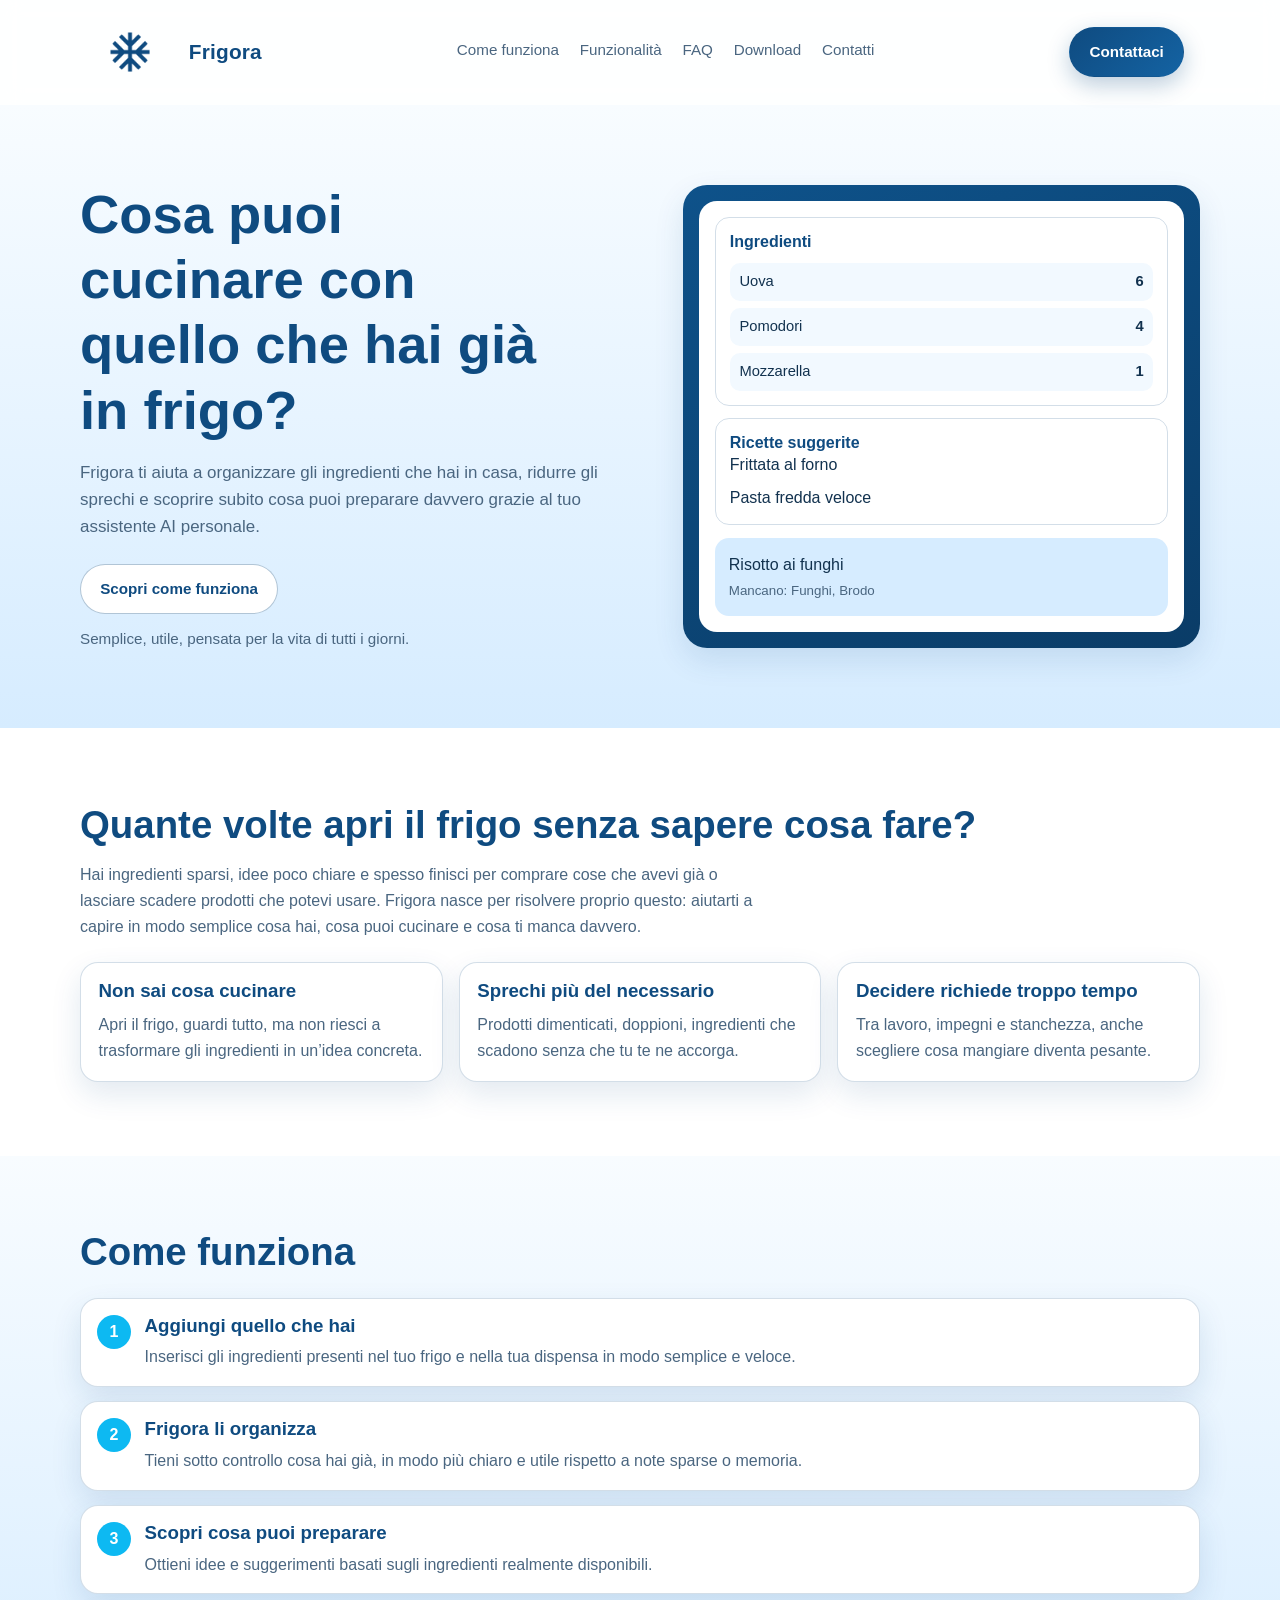
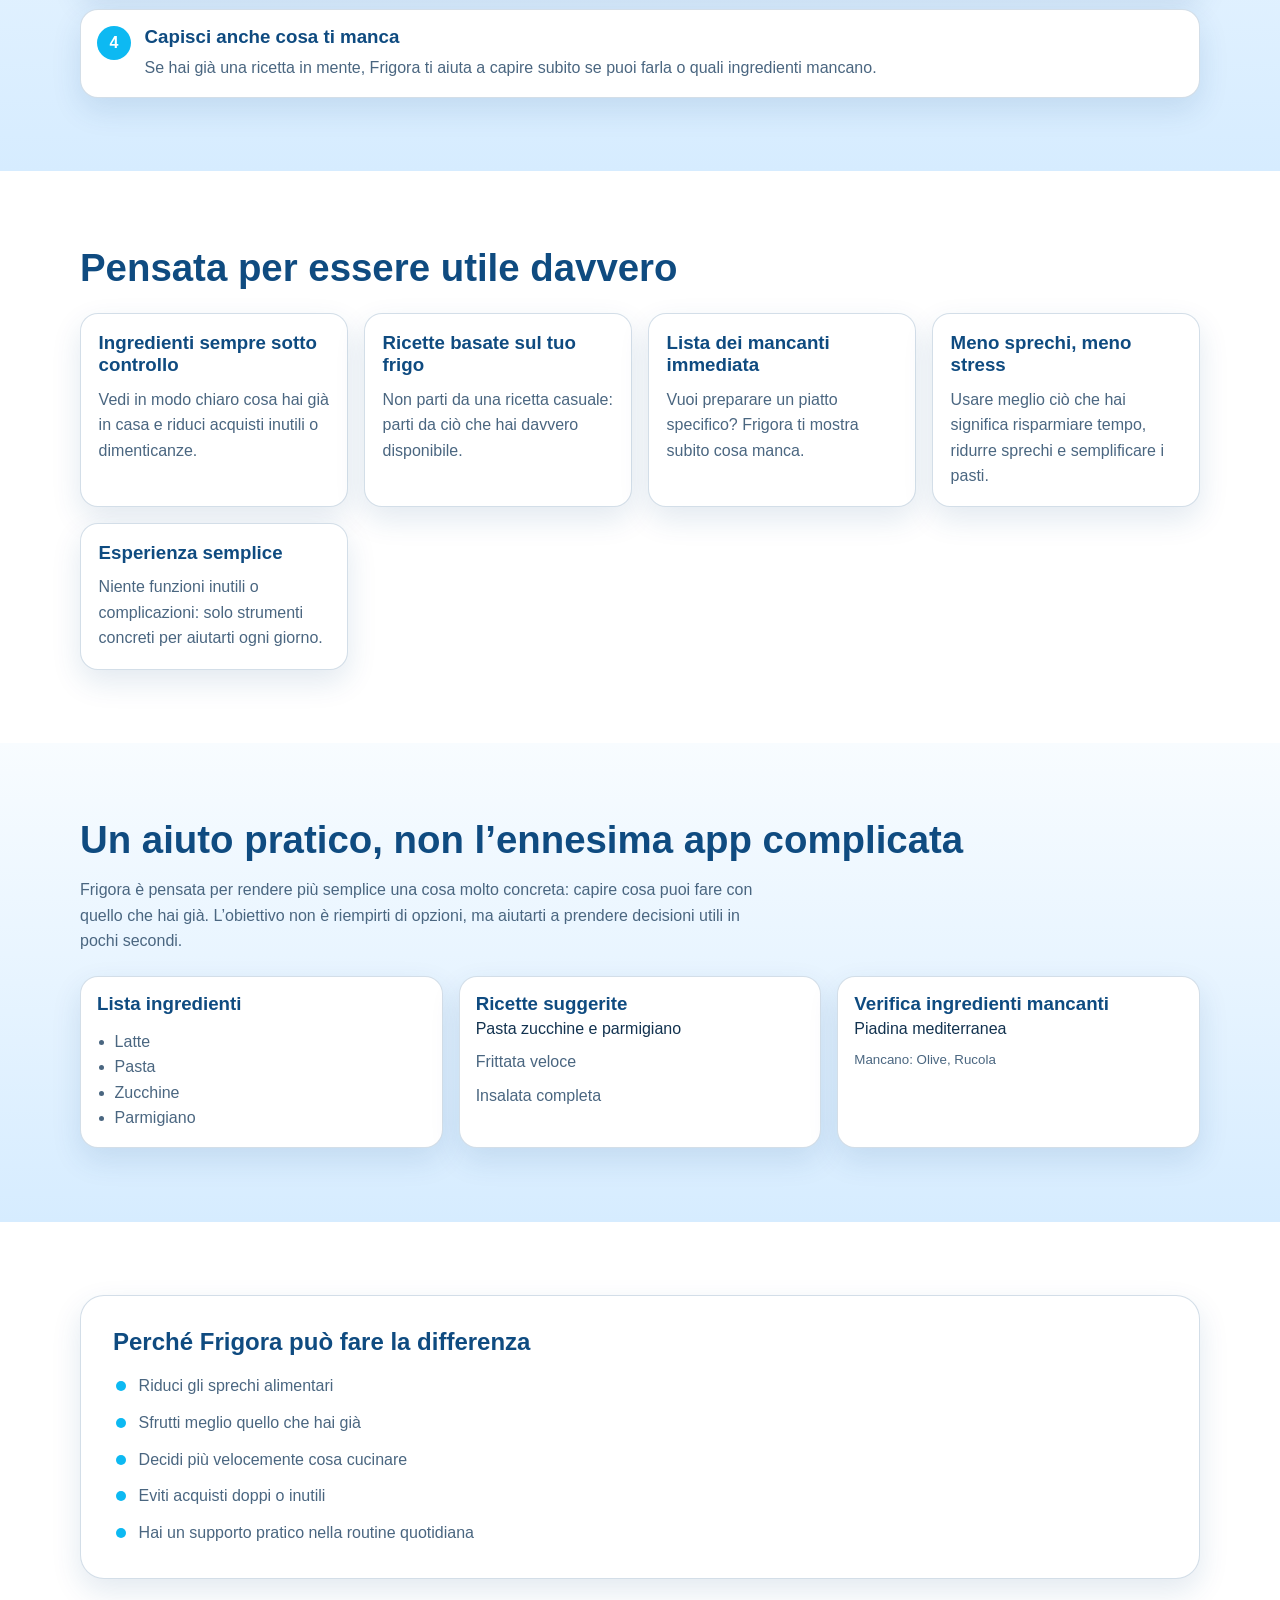
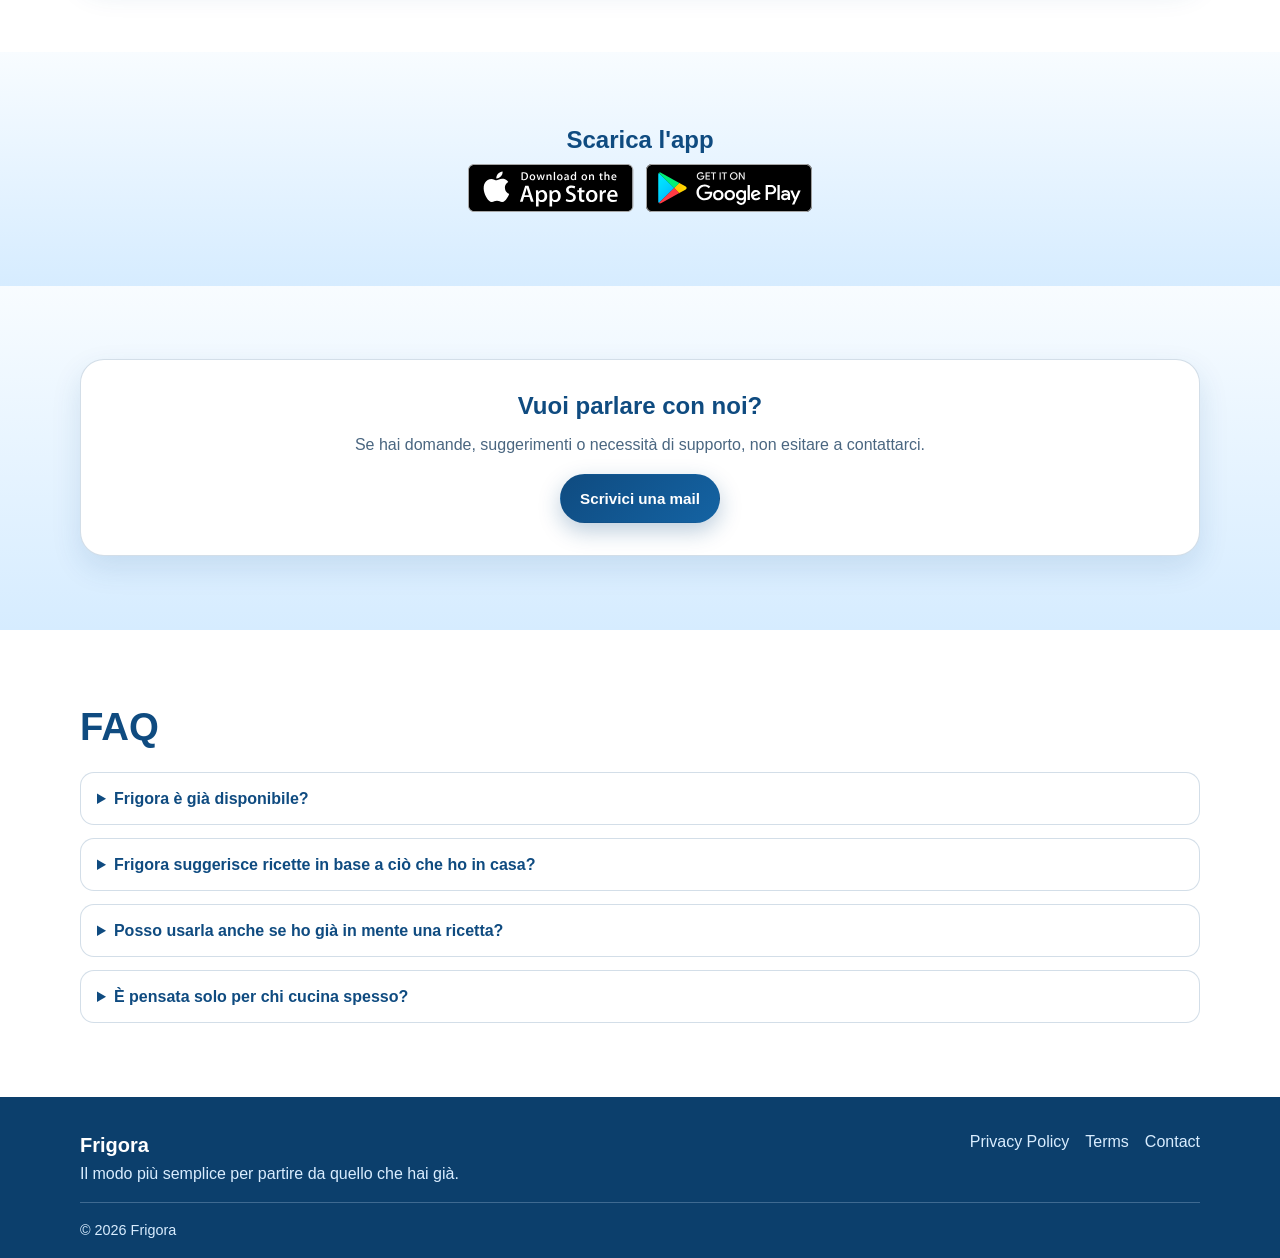
<file: index.html>
<!DOCTYPE html>
<html lang="it">

<head>
    <meta charset="UTF-8" />
    <meta name="viewport" content="width=device-width, initial-scale=1.0" />
    <meta name="description"
        content="Frigora ti aiuta a organizzare gli ingredienti che hai in casa, ridurre gli sprechi e capire cosa cucinare in pochi secondi." />
    <title>Frigora | Parti da quello che hai già</title>
    <link rel="stylesheet" href="styles.css" />
</head>

<body>
    <header class="site-header" id="top">
        <div class="container header-inner">
            <a class="brand" href="#top" aria-label="Frigora home">
                <img class="brand-icon" src="assets/frigora_foreground.png" alt="Logo Frigora" />
                <span>Frigora</span>
            </a>
            <button class="menu-toggle" type="button" aria-expanded="false" aria-controls="main-nav"
                aria-label="Apri menu">
                <span></span>
                <span></span>
                <span></span>
            </button>
            <nav class="main-nav" id="main-nav" aria-label="Navigazione principale">
                <a href="#come-funziona">Come funziona</a>
                <a href="#funzionalita">Funzionalità</a>
                <a href="#faq">FAQ</a>
                <a href="#download">Download</a>
                <a href="#contatti">Contatti</a>
            </nav>
            <a class="btn btn-primary header-cta" href="#contatti">Contattaci</a>
        </div>
    </header>

    <main>
        <section class="hero section-light">
            <div class="container hero-grid">
                <div class="hero-content reveal">
                    <h1>Cosa puoi cucinare con quello che hai già in frigo?</h1>
                    <p class="hero-lead">Frigora ti aiuta a organizzare gli ingredienti che hai in casa, ridurre gli
                        sprechi e scoprire subito cosa puoi preparare davvero grazie al tuo assistente AI personale.</p>
                    <div class="hero-actions">
                        <a class="btn btn-secondary" href="#come-funziona">Scopri come funziona</a>
                    </div>
                    <p class="hero-micro">Semplice, utile, pensata per la vita di tutti i giorni.</p>
                </div>
                <div class="hero-mockup reveal" aria-hidden="true">
                    <div class="app-screen">
                        <div class="screen-block">
                            <h3>Ingredienti</h3>
                            <ul>
                                <li><span>Uova</span><strong>6</strong></li>
                                <li><span>Pomodori</span><strong>4</strong></li>
                                <li><span>Mozzarella</span><strong>1</strong></li>
                            </ul>
                        </div>
                        <div class="screen-block">
                            <h3>Ricette suggerite</h3>
                            <p>Frittata al forno</p>
                            <p>Pasta fredda veloce</p>
                        </div>
                        <div class="screen-check">
                            <p>Risotto ai funghi</p>
                            <small>Mancano: Funghi, Brodo</small>
                        </div>
                    </div>
                </div>
            </div>
        </section>

        <section class="problem section-white" id="problema">
            <div class="container">
                <div class="section-head reveal">
                    <h2>Quante volte apri il frigo senza sapere cosa fare?</h2>
                    <p>Hai ingredienti sparsi, idee poco chiare e spesso finisci per comprare cose che avevi già o
                        lasciare scadere prodotti che potevi usare. Frigora nasce per risolvere proprio questo: aiutarti
                        a capire in modo semplice cosa hai, cosa puoi cucinare e cosa ti manca davvero.</p>
                </div>
                <div class="card-grid card-grid-3">
                    <article class="card reveal">
                        <h3>Non sai cosa cucinare</h3>
                        <p>Apri il frigo, guardi tutto, ma non riesci a trasformare gli ingredienti in un’idea concreta.
                        </p>
                    </article>
                    <article class="card reveal">
                        <h3>Sprechi più del necessario</h3>
                        <p>Prodotti dimenticati, doppioni, ingredienti che scadono senza che tu te ne accorga.</p>
                    </article>
                    <article class="card reveal">
                        <h3>Decidere richiede troppo tempo</h3>
                        <p>Tra lavoro, impegni e stanchezza, anche scegliere cosa mangiare diventa pesante.</p>
                    </article>
                </div>
            </div>
        </section>

        <section class="how section-light" id="come-funziona">
            <div class="container">
                <div class="section-head reveal">
                    <h2>Come funziona</h2>
                </div>
                <ol class="steps">
                    <li class="step-card reveal">
                        <span>1</span>
                        <div>
                            <h3>Aggiungi quello che hai</h3>
                            <p>Inserisci gli ingredienti presenti nel tuo frigo e nella tua dispensa in modo semplice e
                                veloce.</p>
                        </div>
                    </li>
                    <li class="step-card reveal">
                        <span>2</span>
                        <div>
                            <h3>Frigora li organizza</h3>
                            <p>Tieni sotto controllo cosa hai già, in modo più chiaro e utile rispetto a note sparse o
                                memoria.</p>
                        </div>
                    </li>
                    <li class="step-card reveal">
                        <span>3</span>
                        <div>
                            <h3>Scopri cosa puoi preparare</h3>
                            <p>Ottieni idee e suggerimenti basati sugli ingredienti realmente disponibili.</p>
                        </div>
                    </li>
                    <li class="step-card reveal">
                        <span>4</span>
                        <div>
                            <h3>Capisci anche cosa ti manca</h3>
                            <p>Se hai già una ricetta in mente, Frigora ti aiuta a capire subito se puoi farla o quali
                                ingredienti mancano.</p>
                        </div>
                    </li>
                </ol>
            </div>
        </section>

        <section class="features section-white" id="funzionalita">
            <div class="container">
                <div class="section-head reveal">
                    <h2>Pensata per essere utile davvero</h2>
                </div>
                <div class="card-grid card-grid-5">
                    <article class="card reveal">
                        <h3>Ingredienti sempre sotto controllo</h3>
                        <p>Vedi in modo chiaro cosa hai già in casa e riduci acquisti inutili o dimenticanze.</p>
                    </article>
                    <article class="card reveal">
                        <h3>Ricette basate sul tuo frigo</h3>
                        <p>Non parti da una ricetta casuale: parti da ciò che hai davvero disponibile.</p>
                    </article>
                    <article class="card reveal">
                        <h3>Lista dei mancanti immediata</h3>
                        <p>Vuoi preparare un piatto specifico? Frigora ti mostra subito cosa manca.</p>
                    </article>
                    <article class="card reveal">
                        <h3>Meno sprechi, meno stress</h3>
                        <p>Usare meglio ciò che hai significa risparmiare tempo, ridurre sprechi e semplificare i pasti.
                        </p>
                    </article>
                    <article class="card reveal">
                        <h3>Esperienza semplice</h3>
                        <p>Niente funzioni inutili o complicazioni: solo strumenti concreti per aiutarti ogni giorno.
                        </p>
                    </article>
                </div>
            </div>
        </section>

        <section class="preview section-light" id="preview">
            <div class="container">
                <div class="section-head reveal">
                    <h2>Un aiuto pratico, non l’ennesima app complicata</h2>
                    <p>Frigora è pensata per rendere più semplice una cosa molto concreta: capire cosa puoi fare con
                        quello che hai già. L’obiettivo non è riempirti di opzioni, ma aiutarti a prendere decisioni
                        utili in pochi secondi.</p>
                </div>
                <div class="preview-grid">
                    <article class="preview-card reveal">
                        <h3>Lista ingredienti</h3>
                        <ul>
                            <li>Latte</li>
                            <li>Pasta</li>
                            <li>Zucchine</li>
                            <li>Parmigiano</li>
                        </ul>
                    </article>
                    <article class="preview-card reveal">
                        <h3>Ricette suggerite</h3>
                        <p>Pasta zucchine e parmigiano</p>
                        <p>Frittata veloce</p>
                        <p>Insalata completa</p>
                    </article>
                    <article class="preview-card reveal">
                        <h3>Verifica ingredienti mancanti</h3>
                        <p>Piadina mediterranea</p>
                        <small>Mancano: Olive, Rucola</small>
                    </article>
                </div>
            </div>
        </section>

        <section class="benefits section-white" id="benefici">
            <div class="container benefits-wrap reveal">
                <h2>Perché Frigora può fare la differenza</h2>
                <ul class="benefits-list">
                    <li>Riduci gli sprechi alimentari</li>
                    <li>Sfrutti meglio quello che hai già</li>
                    <li>Decidi più velocemente cosa cucinare</li>
                    <li>Eviti acquisti doppi o inutili</li>
                    <li>Hai un supporto pratico nella routine quotidiana</li>
                </ul>
            </div>
        </section>

        <section class="download section-light" id="download">
            <div class="container download-wrap reveal center-content">
                <h2>Scarica l'app</h2>
                <div class="download-actions">
                    <a href="https://apps.apple.com/it/app/frigora/id6761377969" target="_blank" rel="noopener">
                        <img class="badge appstore-badge" src="assets/appstore.svg" alt="Download su App Store">
                    </a>
                    <a href="https://play.google.com/store/apps/details?id=com.freetechnologiesapp.frigora"
                        target="_blank" rel="noopener">
                        <img class="badge play-badge" src="assets/googleplay.svg" alt="Get it on Google Play">
                    </a>
                </div>
            </div>
        </section>

        <section class="contacts section-light" id="contatti">
            <div class="container final-cta-box reveal center-content">
                <h2>Vuoi parlare con noi?</h2>
                <p>Se hai domande, suggerimenti o necessità di supporto, non
                    esitare a
                    contattarci.</p>
                <a class="btn btn-primary" href="mailto:support.frigora@gmail.com">Scrivici una mail</a>
            </div>
        </section>

        <section class="faq section-white" id="faq">
            <div class="container">
                <div class="section-head reveal">
                    <h2>FAQ</h2>
                </div>
                <div class="faq-list">
                    <details class="faq-item reveal">
                        <summary>Frigora è già disponibile?</summary>
                        <p>Si, puoi trovare Frigora disponibile per il download su iOS e Android.</p>
                    </details>
                    <details class="faq-item reveal">
                        <summary>Frigora suggerisce ricette in base a ciò che ho in casa?</summary>
                        <p>Sì, l’obiettivo di Frigora è aiutarti a capire cosa puoi preparare partendo dagli ingredienti
                            che hai davvero disponibili.</p>
                    </details>
                    <details class="faq-item reveal">
                        <summary>Posso usarla anche se ho già in mente una ricetta?</summary>
                        <p>Sì. Frigora può aiutarti anche a verificare se hai già tutto il necessario oppure cosa ti
                            manca.</p>
                    </details>
                    <details class="faq-item reveal">
                        <summary>È pensata solo per chi cucina spesso?</summary>
                        <p>No. Frigora è pensata soprattutto per essere semplice e utile anche per chi vuole solo capire
                            rapidamente cosa preparare senza complicarsi la vita.</p>
                    </details>
                </div>
            </div>
        </section>
    </main>



    <footer class="site-footer">
        <div class="container footer-inner">
            <div>
                <p class="footer-brand">Frigora</p>
                <p>Il modo più semplice per partire da quello che hai già.</p>
            </div>
            <nav class="footer-links" aria-label="Link legali">
                <a href="privacy.html">Privacy Policy</a>
                <a href="#">Terms</a>
                <a href="#">Contact</a>
            </nav>
        </div>
        <div class="container footer-copy">
            <p>© <span id="year"></span> Frigora</p>
        </div>
    </footer>


    <script src="script.js"></script>
</body>

</html>
</file>
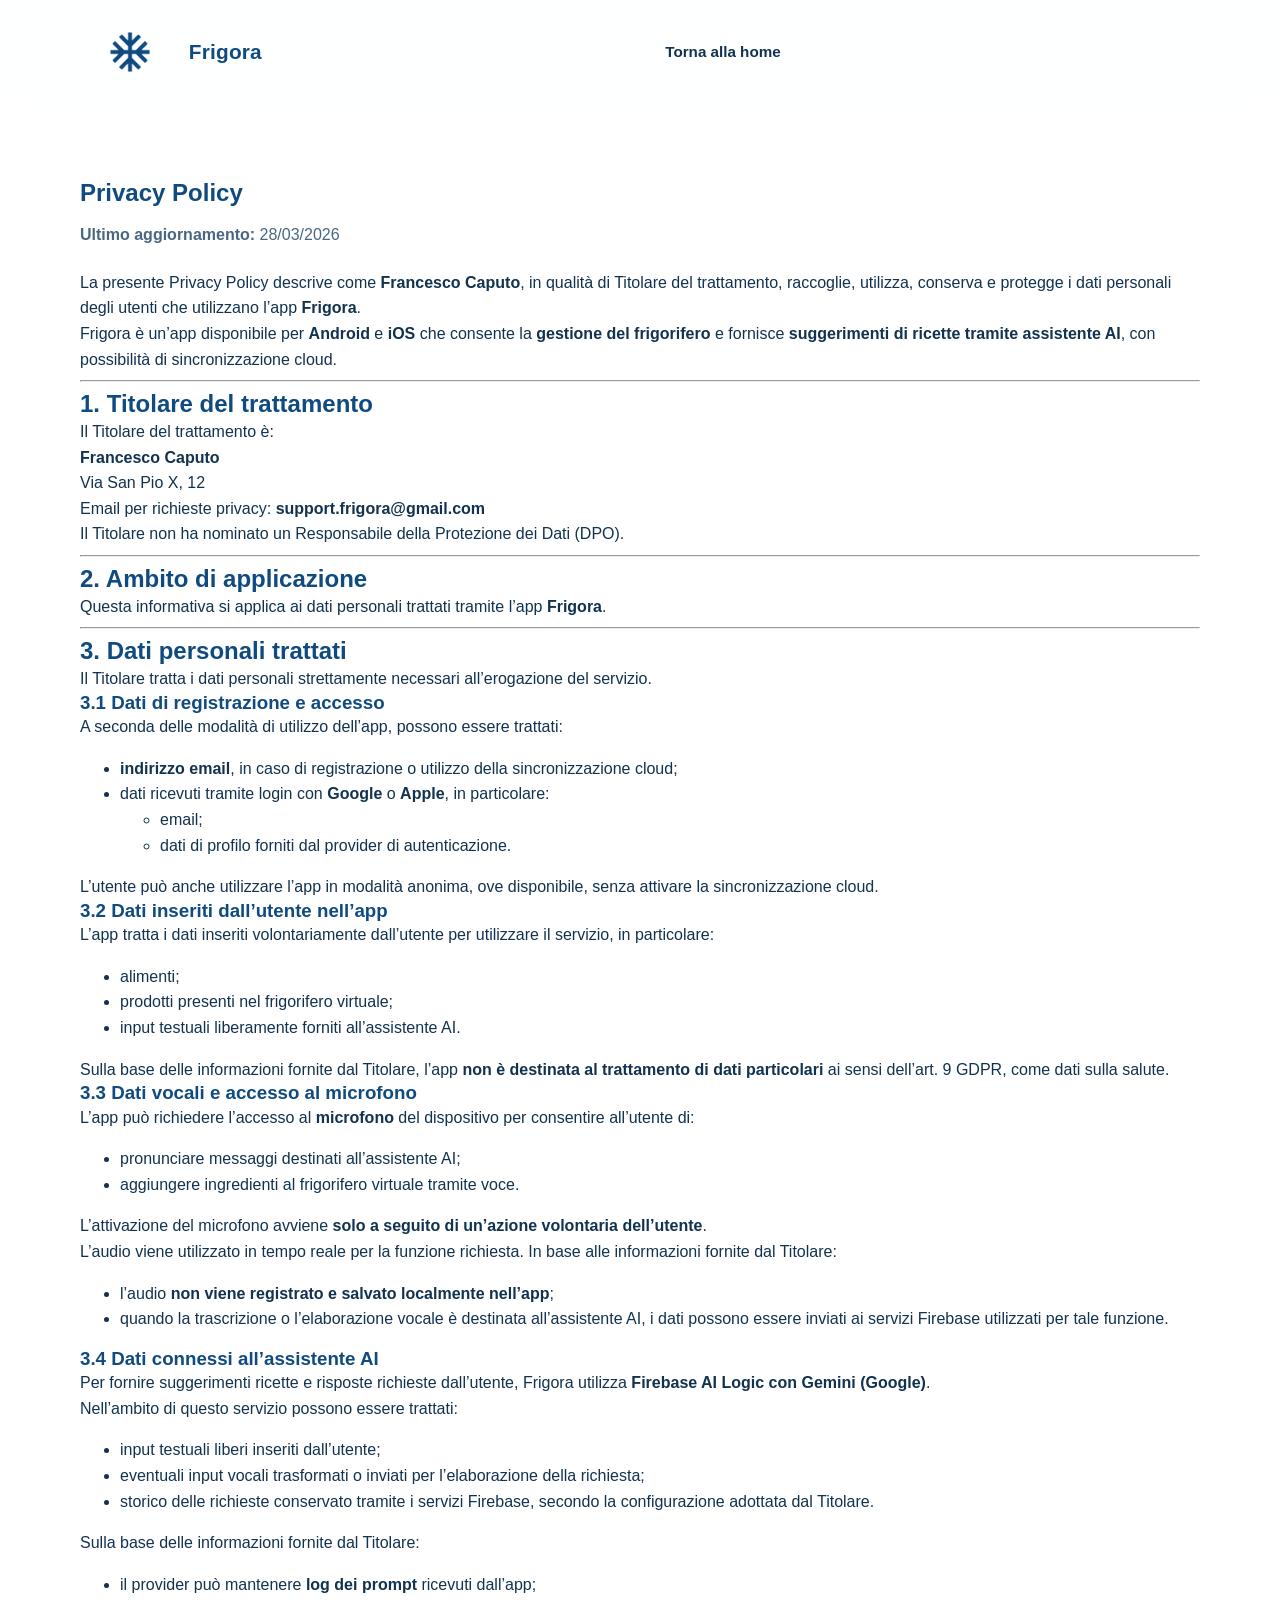
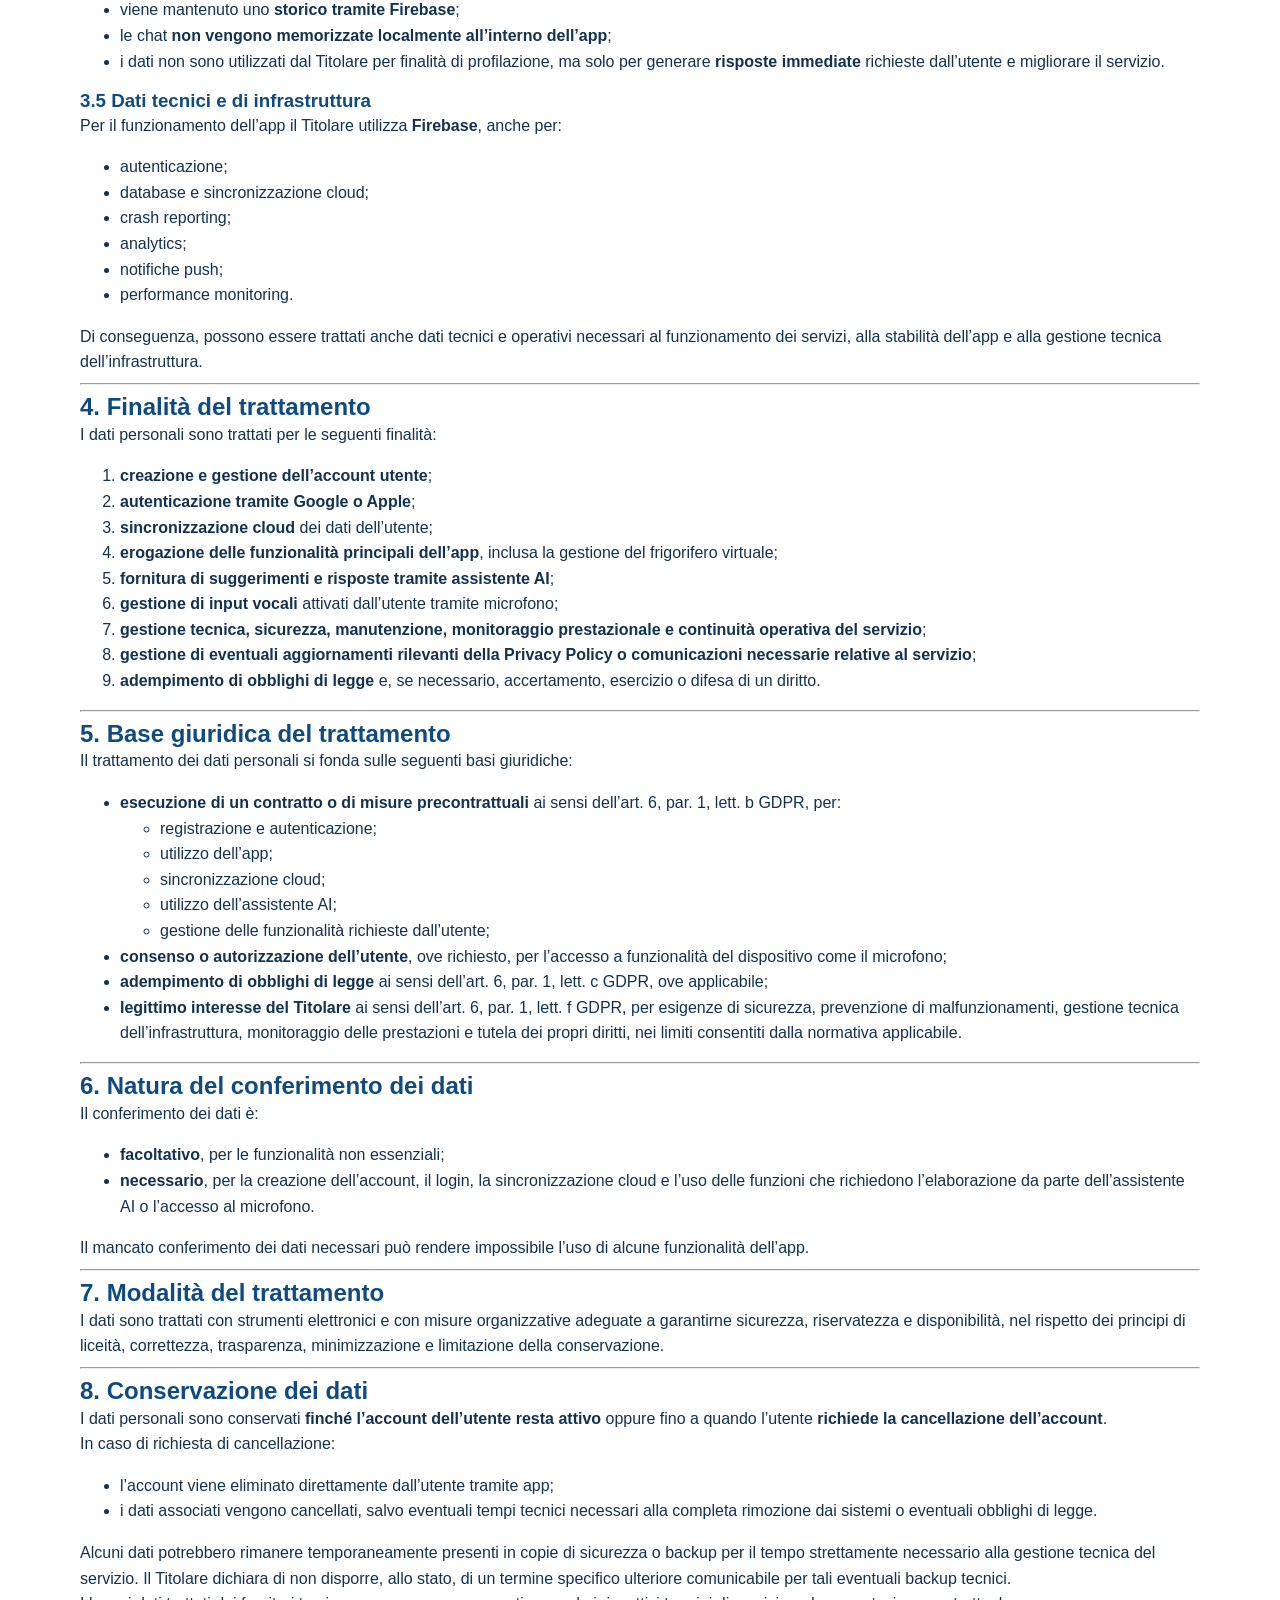
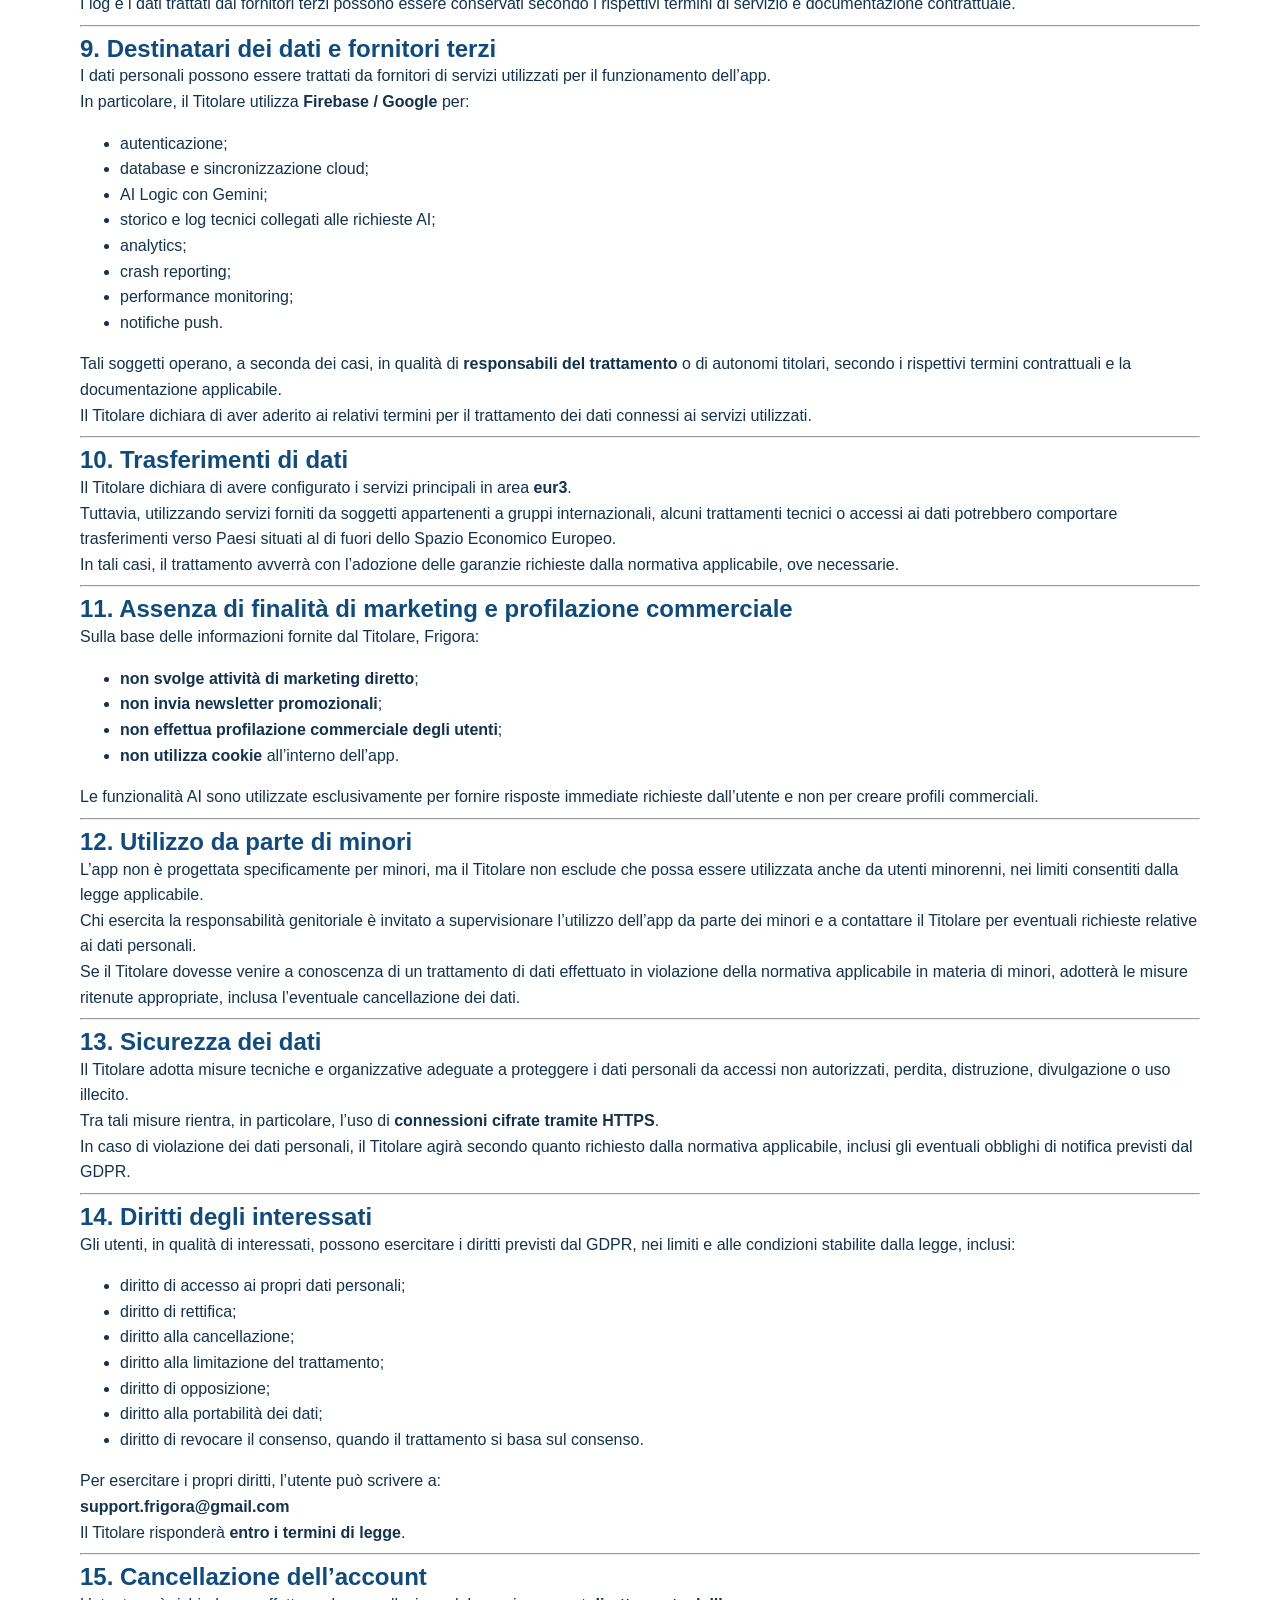
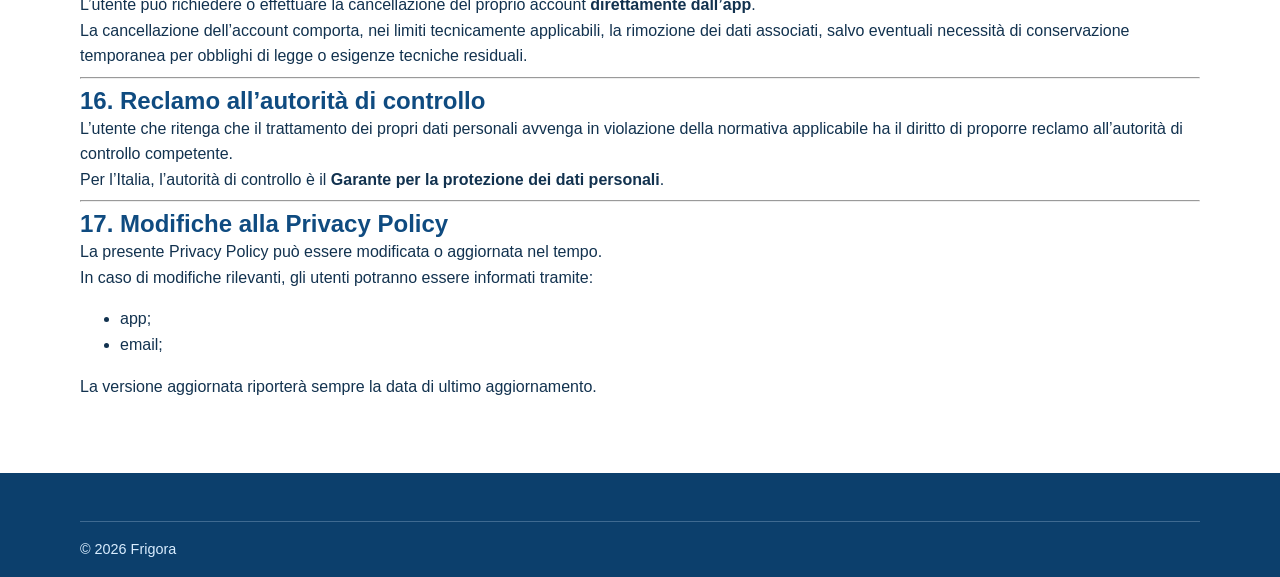
<file: privacy.html>
<!DOCTYPE html>
<html lang="it">

<head>
    <meta charset="UTF-8" />
    <meta name="viewport" content="width=device-width, initial-scale=1.0" />
    <title>Privacy Policy — Frigora</title>
    <link rel="stylesheet" href="styles.css" />
</head>

<body>
    <header class="site-header">
        <div class="container header-inner">
            <a class="brand" href="index.html" aria-label="Frigora home">
                <img class="brand-icon" src="assets/frigora_foreground.png" alt="Logo Frigora" />
                <span>Frigora</span>
            </a>
            <a class="btn" href="index.html">Torna alla home</a>
        </div>
    </header>

    <main>
        <section class="section-white">
            <div class="container">
                <div class="section-head">
                    <h1>Privacy Policy</h1>
                    <p><strong>Ultimo aggiornamento:</strong> 28/03/2026</p>
                </div>
                <article id="privacy-content" class="privacy-body">
                    <p>
                        La presente Privacy Policy descrive come <strong>Francesco Caputo</strong>, in qualità di
                        Titolare
                        del trattamento, raccoglie, utilizza, conserva e protegge i dati personali degli utenti che
                        utilizzano l’app <strong>Frigora</strong>.
                    </p>

                    <p>
                        Frigora è un’app disponibile per <strong>Android</strong> e <strong>iOS</strong> che consente la
                        <strong>gestione del frigorifero</strong> e fornisce <strong>suggerimenti di ricette tramite
                            assistente AI</strong>,
                        con possibilità di sincronizzazione cloud.
                    </p>

                    <hr />

                    <h2>1. Titolare del trattamento</h2>

                    <p>Il Titolare del trattamento è:</p>

                    <p>
                        <strong>Francesco Caputo</strong><br />
                        Via San Pio X, 12<br />
                        Email per richieste privacy: <strong>support.frigora@gmail.com</strong>
                    </p>

                    <p>Il Titolare non ha nominato un Responsabile della Protezione dei Dati (DPO).</p>

                    <hr />

                    <h2>2. Ambito di applicazione</h2>

                    <p>Questa informativa si applica ai dati personali trattati tramite l’app <strong>Frigora</strong>.
                    </p>

                    <hr />

                    <h2>3. Dati personali trattati</h2>

                    <p>Il Titolare tratta i dati personali strettamente necessari all’erogazione del servizio.</p>

                    <h3>3.1 Dati di registrazione e accesso</h3>

                    <p>A seconda delle modalità di utilizzo dell’app, possono essere trattati:</p>

                    <ul>
                        <li><strong>indirizzo email</strong>, in caso di registrazione o utilizzo della sincronizzazione
                            cloud;</li>
                        <li>
                            dati ricevuti tramite login con <strong>Google</strong> o <strong>Apple</strong>, in
                            particolare:
                            <ul>
                                <li>email;</li>
                                <li>dati di profilo forniti dal provider di autenticazione.</li>
                            </ul>
                        </li>
                    </ul>

                    <p>
                        L’utente può anche utilizzare l’app in modalità anonima, ove disponibile, senza attivare la
                        sincronizzazione cloud.
                    </p>

                    <h3>3.2 Dati inseriti dall’utente nell’app</h3>

                    <p>L’app tratta i dati inseriti volontariamente dall’utente per utilizzare il servizio, in
                        particolare:</p>

                    <ul>
                        <li>alimenti;</li>
                        <li>prodotti presenti nel frigorifero virtuale;</li>
                        <li>input testuali liberamente forniti all’assistente AI.</li>
                    </ul>

                    <p>
                        Sulla base delle informazioni fornite dal Titolare, l’app <strong>non è destinata al trattamento
                            di dati particolari</strong>
                        ai sensi dell’art. 9 GDPR, come dati sulla salute.
                    </p>

                    <h3>3.3 Dati vocali e accesso al microfono</h3>

                    <p>L’app può richiedere l’accesso al <strong>microfono</strong> del dispositivo per consentire
                        all’utente di:</p>

                    <ul>
                        <li>pronunciare messaggi destinati all’assistente AI;</li>
                        <li>aggiungere ingredienti al frigorifero virtuale tramite voce.</li>
                    </ul>

                    <p>L’attivazione del microfono avviene <strong>solo a seguito di un’azione volontaria
                            dell’utente</strong>.</p>

                    <p>L’audio viene utilizzato in tempo reale per la funzione richiesta. In base alle informazioni
                        fornite dal
                        Titolare:</p>

                    <ul>
                        <li>l’audio <strong>non viene registrato e salvato localmente nell’app</strong>;</li>
                        <li>
                            quando la trascrizione o l’elaborazione vocale è destinata all’assistente AI, i dati possono
                            essere inviati
                            ai servizi Firebase utilizzati per tale funzione.
                        </li>
                    </ul>

                    <h3>3.4 Dati connessi all’assistente AI</h3>

                    <p>
                        Per fornire suggerimenti ricette e risposte richieste dall’utente, Frigora utilizza
                        <strong>Firebase AI Logic con Gemini (Google)</strong>.
                    </p>

                    <p>Nell’ambito di questo servizio possono essere trattati:</p>

                    <ul>
                        <li>input testuali liberi inseriti dall’utente;</li>
                        <li>eventuali input vocali trasformati o inviati per l’elaborazione della richiesta;</li>
                        <li>storico delle richieste conservato tramite i servizi Firebase, secondo la configurazione
                            adottata dal Titolare.</li>
                    </ul>

                    <p>Sulla base delle informazioni fornite dal Titolare:</p>

                    <ul>
                        <li>il provider può mantenere <strong>log dei prompt</strong> ricevuti dall’app;</li>
                        <li>viene mantenuto uno <strong>storico tramite Firebase</strong>;</li>
                        <li>le chat <strong>non vengono memorizzate localmente all’interno dell’app</strong>;</li>
                        <li>
                            i dati non sono utilizzati dal Titolare per finalità di profilazione, ma solo per generare
                            <strong>risposte immediate</strong> richieste dall’utente e migliorare il servizio.
                        </li>
                    </ul>

                    <h3>3.5 Dati tecnici e di infrastruttura</h3>

                    <p>Per il funzionamento dell’app il Titolare utilizza <strong>Firebase</strong>, anche per:</p>

                    <ul>
                        <li>autenticazione;</li>
                        <li>database e sincronizzazione cloud;</li>
                        <li>crash reporting;</li>
                        <li>analytics;</li>
                        <li>notifiche push;</li>
                        <li>performance monitoring.</li>
                    </ul>

                    <p>
                        Di conseguenza, possono essere trattati anche dati tecnici e operativi necessari al
                        funzionamento
                        dei servizi, alla stabilità dell’app e alla gestione tecnica dell’infrastruttura.
                    </p>

                    <hr />

                    <h2>4. Finalità del trattamento</h2>

                    <p>I dati personali sono trattati per le seguenti finalità:</p>

                    <ol>
                        <li><strong>creazione e gestione dell’account utente</strong>;</li>
                        <li><strong>autenticazione tramite Google o Apple</strong>;</li>
                        <li><strong>sincronizzazione cloud</strong> dei dati dell’utente;</li>
                        <li><strong>erogazione delle funzionalità principali dell’app</strong>, inclusa la gestione del
                            frigorifero
                            virtuale;</li>
                        <li><strong>fornitura di suggerimenti e risposte tramite assistente AI</strong>;</li>
                        <li><strong>gestione di input vocali</strong> attivati dall’utente tramite microfono;</li>
                        <li>
                            <strong>gestione tecnica, sicurezza, manutenzione, monitoraggio prestazionale e continuità
                                operativa del
                                servizio</strong>;
                        </li>
                        <li>
                            <strong>gestione di eventuali aggiornamenti rilevanti della Privacy Policy o comunicazioni
                                necessarie
                                relative al servizio</strong>;
                        </li>
                        <li>
                            <strong>adempimento di obblighi di legge</strong> e, se necessario, accertamento, esercizio
                            o difesa di un
                            diritto.
                        </li>
                    </ol>

                    <hr />

                    <h2>5. Base giuridica del trattamento</h2>

                    <p>Il trattamento dei dati personali si fonda sulle seguenti basi giuridiche:</p>

                    <ul>
                        <li>
                            <strong>esecuzione di un contratto o di misure precontrattuali</strong> ai sensi dell’art.
                            6, par. 1, lett.
                            b GDPR, per:
                            <ul>
                                <li>registrazione e autenticazione;</li>
                                <li>utilizzo dell’app;</li>
                                <li>sincronizzazione cloud;</li>
                                <li>utilizzo dell’assistente AI;</li>
                                <li>gestione delle funzionalità richieste dall’utente;</li>
                            </ul>
                        </li>
                        <li>
                            <strong>consenso o autorizzazione dell’utente</strong>, ove richiesto, per l’accesso a
                            funzionalità del
                            dispositivo come il microfono;
                        </li>
                        <li>
                            <strong>adempimento di obblighi di legge</strong> ai sensi dell’art. 6, par. 1, lett. c
                            GDPR, ove
                            applicabile;
                        </li>
                        <li>
                            <strong>legittimo interesse del Titolare</strong> ai sensi dell’art. 6, par. 1, lett. f
                            GDPR, per esigenze
                            di sicurezza, prevenzione di malfunzionamenti, gestione tecnica dell’infrastruttura,
                            monitoraggio delle prestazioni e tutela dei
                            propri diritti, nei limiti consentiti dalla normativa applicabile.
                        </li>
                    </ul>

                    <hr />

                    <h2>6. Natura del conferimento dei dati</h2>

                    <p>Il conferimento dei dati è:</p>

                    <ul>
                        <li><strong>facoltativo</strong>, per le funzionalità non essenziali;</li>
                        <li>
                            <strong>necessario</strong>, per la creazione dell’account, il login, la sincronizzazione
                            cloud e l’uso
                            delle funzioni che richiedono l’elaborazione da parte dell’assistente AI o l’accesso al
                            microfono.
                        </li>
                    </ul>

                    <p>
                        Il mancato conferimento dei dati necessari può rendere impossibile l’uso di alcune funzionalità
                        dell’app.
                    </p>

                    <hr />

                    <h2>7. Modalità del trattamento</h2>

                    <p>
                        I dati sono trattati con strumenti elettronici e con misure organizzative adeguate a garantirne
                        sicurezza,
                        riservatezza e disponibilità, nel rispetto dei principi di liceità, correttezza, trasparenza,
                        minimizzazione e limitazione
                        della conservazione.
                    </p>

                    <hr />

                    <h2>8. Conservazione dei dati</h2>

                    <p>
                        I dati personali sono conservati <strong>finché l’account dell’utente resta attivo</strong>
                        oppure fino a quando
                        l’utente <strong>richiede la cancellazione dell’account</strong>.
                    </p>

                    <p>In caso di richiesta di cancellazione:</p>

                    <ul>
                        <li>l’account viene eliminato direttamente dall’utente tramite app;</li>
                        <li>
                            i dati associati vengono cancellati, salvo eventuali tempi tecnici necessari alla completa
                            rimozione dai
                            sistemi o eventuali obblighi di legge.
                        </li>
                    </ul>

                    <p>
                        Alcuni dati potrebbero rimanere temporaneamente presenti in copie di sicurezza o backup per il
                        tempo
                        strettamente necessario alla gestione tecnica del servizio. Il Titolare dichiara di non
                        disporre, allo stato, di un termine specifico
                        ulteriore comunicabile per tali eventuali backup tecnici.
                    </p>

                    <p>
                        I log e i dati trattati dai fornitori terzi possono essere conservati secondo i rispettivi
                        termini di servizio e
                        documentazione contrattuale.
                    </p>

                    <hr />

                    <h2>9. Destinatari dei dati e fornitori terzi</h2>

                    <p>I dati personali possono essere trattati da fornitori di servizi utilizzati per il funzionamento
                        dell’app.</p>

                    <p>In particolare, il Titolare utilizza <strong>Firebase / Google</strong> per:</p>

                    <ul>
                        <li>autenticazione;</li>
                        <li>database e sincronizzazione cloud;</li>
                        <li>AI Logic con Gemini;</li>
                        <li>storico e log tecnici collegati alle richieste AI;</li>
                        <li>analytics;</li>
                        <li>crash reporting;</li>
                        <li>performance monitoring;</li>
                        <li>notifiche push.</li>
                    </ul>

                    <p>
                        Tali soggetti operano, a seconda dei casi, in qualità di <strong>responsabili del
                            trattamento</strong> o di
                        autonomi titolari, secondo i rispettivi termini contrattuali e la documentazione applicabile.
                    </p>

                    <p>
                        Il Titolare dichiara di aver aderito ai relativi termini per il trattamento dei dati connessi ai
                        servizi
                        utilizzati.
                    </p>

                    <hr />

                    <h2>10. Trasferimenti di dati</h2>

                    <p>Il Titolare dichiara di avere configurato i servizi principali in area <strong>eur3</strong>.</p>

                    <p>
                        Tuttavia, utilizzando servizi forniti da soggetti appartenenti a gruppi internazionali, alcuni
                        trattamenti
                        tecnici o accessi ai dati potrebbero comportare trasferimenti verso Paesi situati al di fuori
                        dello Spazio Economico
                        Europeo.
                    </p>

                    <p>
                        In tali casi, il trattamento avverrà con l’adozione delle garanzie richieste dalla normativa
                        applicabile, ove
                        necessarie.
                    </p>

                    <hr />

                    <h2>11. Assenza di finalità di marketing e profilazione commerciale</h2>

                    <p>Sulla base delle informazioni fornite dal Titolare, Frigora:</p>

                    <ul>
                        <li><strong>non svolge attività di marketing diretto</strong>;</li>
                        <li><strong>non invia newsletter promozionali</strong>;</li>
                        <li><strong>non effettua profilazione commerciale degli utenti</strong>;</li>
                        <li><strong>non utilizza cookie</strong> all’interno dell’app.</li>
                    </ul>

                    <p>
                        Le funzionalità AI sono utilizzate esclusivamente per fornire risposte immediate richieste
                        dall’utente e non per
                        creare profili commerciali.
                    </p>

                    <hr />

                    <h2>12. Utilizzo da parte di minori</h2>

                    <p>
                        L’app non è progettata specificamente per minori, ma il Titolare non esclude che possa essere
                        utilizzata anche
                        da utenti minorenni, nei limiti consentiti dalla legge applicabile.
                    </p>

                    <p>
                        Chi esercita la responsabilità genitoriale è invitato a supervisionare l’utilizzo dell’app da
                        parte dei minori e
                        a contattare il Titolare per eventuali richieste relative ai dati personali.
                    </p>

                    <p>
                        Se il Titolare dovesse venire a conoscenza di un trattamento di dati effettuato in violazione
                        della normativa
                        applicabile in materia di minori, adotterà le misure ritenute appropriate, inclusa l’eventuale
                        cancellazione dei dati.
                    </p>

                    <hr />

                    <h2>13. Sicurezza dei dati</h2>

                    <p>
                        Il Titolare adotta misure tecniche e organizzative adeguate a proteggere i dati personali da
                        accessi non
                        autorizzati, perdita, distruzione, divulgazione o uso illecito.
                    </p>

                    <p>Tra tali misure rientra, in particolare, l’uso di <strong>connessioni cifrate tramite
                            HTTPS</strong>.</p>

                    <p>
                        In caso di violazione dei dati personali, il Titolare agirà secondo quanto richiesto dalla
                        normativa
                        applicabile, inclusi gli eventuali obblighi di notifica previsti dal GDPR.
                    </p>

                    <hr />

                    <h2>14. Diritti degli interessati</h2>

                    <p>
                        Gli utenti, in qualità di interessati, possono esercitare i diritti previsti dal GDPR, nei
                        limiti e alle
                        condizioni stabilite dalla legge, inclusi:
                    </p>

                    <ul>
                        <li>diritto di accesso ai propri dati personali;</li>
                        <li>diritto di rettifica;</li>
                        <li>diritto alla cancellazione;</li>
                        <li>diritto alla limitazione del trattamento;</li>
                        <li>diritto di opposizione;</li>
                        <li>diritto alla portabilità dei dati;</li>
                        <li>diritto di revocare il consenso, quando il trattamento si basa sul consenso.</li>
                    </ul>

                    <p>Per esercitare i propri diritti, l’utente può scrivere a:</p>

                    <p><strong>support.frigora@gmail.com</strong></p>

                    <p>Il Titolare risponderà <strong>entro i termini di legge</strong>.</p>

                    <hr />

                    <h2>15. Cancellazione dell’account</h2>

                    <p>
                        L’utente può richiedere o effettuare la cancellazione del proprio account <strong>direttamente
                            dall’app</strong>.
                    </p>

                    <p>
                        La cancellazione dell’account comporta, nei limiti tecnicamente applicabili, la rimozione dei
                        dati associati,
                        salvo eventuali necessità di conservazione temporanea per obblighi di legge o esigenze tecniche
                        residuali.
                    </p>

                    <hr />

                    <h2>16. Reclamo all’autorità di controllo</h2>

                    <p>
                        L’utente che ritenga che il trattamento dei propri dati personali avvenga in violazione della
                        normativa
                        applicabile ha il diritto di proporre reclamo all’autorità di controllo competente.
                    </p>

                    <p>
                        Per l’Italia, l’autorità di controllo è il <strong>Garante per la protezione dei dati
                            personali</strong>.
                    </p>

                    <hr />

                    <h2>17. Modifiche alla Privacy Policy</h2>

                    <p>La presente Privacy Policy può essere modificata o aggiornata nel tempo.</p>

                    <p>In caso di modifiche rilevanti, gli utenti potranno essere informati tramite:</p>

                    <ul>
                        <li>app;</li>
                        <li>email;</li>
                    </ul>

                    <p>La versione aggiornata riporterà sempre la data di ultimo aggiornamento.</p>
                </article>
            </div>
        </section>
    </main>

    <footer class="site-footer">
        <div class="container footer-copy">
            <p>© <span id="year"></span> Frigora</p>
        </div>
    </footer>

    <script src="script.js"></script>
</body>

</html>
</file>
<file: styles.css>
:root {
    --primary: #0F4B80;
    --secondary: #D6ECFF;
    --accent: #0DB9F2;
    --text: #12324f;
    --text-soft: #4a6680;
    --white: #ffffff;
    --border: rgba(15, 75, 128, 0.18);
    --shadow-soft: 0 12px 30px rgba(15, 75, 128, 0.12);
    --shadow-hover: 0 16px 34px rgba(13, 185, 242, 0.2);
    --radius-xl: 24px;
    --radius-lg: 18px;
    --radius-md: 14px;
    --container: 1120px;
    --header-h: 74px;
}

* {
    box-sizing: border-box;
}

html {
    scroll-behavior: smooth;
}

body {
    margin: 0;
    font-family: "Segoe UI", "Inter", Arial, sans-serif;
    color: var(--text);
    background: linear-gradient(180deg, #f7fcff 0%, #f1f8ff 100%);
    line-height: 1.6;
}

a {
    color: inherit;
    text-decoration: none;
}

h1,
h2,
h3 {
    margin: 0;
    line-height: 1.2;
    color: var(--primary);
}

p {
    margin: 0;
}

.container {
    width: min(var(--container), calc(100% - 2rem));
    margin: 0 auto;
}

.section-light {
    background: linear-gradient(180deg, #f8fcff 0%, var(--secondary) 100%);
}

.section-white {
    background: var(--white);
}

.site-header {
    position: sticky;
    top: 0;
    z-index: 50;
    background: rgba(255, 255, 255, 0.88);
    backdrop-filter: blur(10px);
    border-bottom: 1px solid transparent;
    transition: border-color 0.25s ease, box-shadow 0.25s ease;
}

.site-header.scrolled {
    border-bottom-color: var(--border);
    box-shadow: 0 10px 22px rgba(15, 75, 128, 0.08);
}

.header-inner {
    min-height: var(--header-h);
    display: grid;
    grid-template-columns: auto 1fr auto auto;
    align-items: center;
    gap: 1rem;
}

.brand {
    display: inline-flex;
    align-items: center;
    gap: 0.55rem;
    font-weight: 800;
    letter-spacing: 0.01em;
    font-size: 1.3rem;
    color: var(--primary);
}

.brand-icon {
    width: 100px;
    height: 104px;
    object-fit: contain;
    flex-shrink: 0;
}

.main-nav {
    justify-self: center;
    display: flex;
    align-items: center;
    gap: 1.3rem;
}

.main-nav a {
    font-size: 0.95rem;
    color: var(--text-soft);
    position: relative;
    padding-bottom: 0.2rem;
    transition: color 0.2s ease;
}

.main-nav a::after {
    content: "";
    position: absolute;
    left: 0;
    bottom: 0;
    width: 100%;
    height: 2px;
    background: var(--accent);
    transform: scaleX(0);
    transform-origin: left;
    transition: transform 0.2s ease;
}

.main-nav a:hover {
    color: var(--primary);
}

.main-nav a:hover::after {
    transform: scaleX(1);
}

.menu-toggle {
    display: none;
    width: 42px;
    height: 42px;
    border: 1px solid var(--border);
    background: var(--white);
    border-radius: 10px;
    padding: 8px;
    cursor: pointer;
}

.menu-toggle span {
    display: block;
    width: 100%;
    height: 2px;
    background: var(--primary);
    margin: 5px 0;
}

.btn {
    display: inline-flex;
    align-items: center;
    justify-content: center;
    border-radius: 999px;
    border: 1px solid transparent;
    padding: 0.72rem 1.2rem;
    font-weight: 700;
    font-size: 0.95rem;
    transition: transform 0.2s ease, box-shadow 0.2s ease, background 0.2s ease;
}

.btn:hover {
    transform: translateY(-1px);
}

.btn-primary {
    background: linear-gradient(135deg, var(--primary), #1463a3);
    color: var(--white);
    box-shadow: 0 8px 22px rgba(15, 75, 128, 0.28);
}

.btn-primary:hover {
    box-shadow: 0 12px 26px rgba(15, 75, 128, 0.35);
}

.btn-secondary {
    color: var(--primary);
    border-color: rgba(15, 75, 128, 0.32);
    background: var(--white);
}

.hero {
    padding: clamp(2.6rem, 6vw, 5rem) 0;
}

.hero-grid {
    display: grid;
    gap: 1.4rem;
}

.hero-content h1 {
    font-size: clamp(2rem, 5vw, 3.4rem);
    max-width: 16ch;
}

.hero-lead {
    margin-top: 1rem;
    color: var(--text-soft);
    max-width: 58ch;
    font-size: 1.06rem;
}

.hero-actions {
    margin-top: 1.5rem;
    display: flex;
    flex-wrap: wrap;
    gap: 0.7rem;
}

.hero-micro {
    margin-top: 0.85rem;
    color: var(--text-soft);
    font-size: 0.95rem;
}

.hero-mockup {
    background: linear-gradient(155deg, #0e528a 0%, #0a3c67 100%);
    border-radius: var(--radius-xl);
    padding: 1rem;
    box-shadow: var(--shadow-soft);
}

.app-screen {
    background: var(--white);
    border-radius: var(--radius-lg);
    padding: 1rem;
    display: grid;
    gap: 0.8rem;
}

.screen-block {
    border: 1px solid var(--border);
    border-radius: var(--radius-md);
    padding: 0.85rem;
}

.screen-block h3,
.screen-check p {
    font-size: 1rem;
}

.screen-block ul {
    list-style: none;
    margin: 0.75rem 0 0;
    padding: 0;
    display: grid;
    gap: 0.45rem;
}

.screen-block li {
    display: flex;
    justify-content: space-between;
    background: #f2f9ff;
    border-radius: 10px;
    padding: 0.45rem 0.6rem;
    font-size: 0.92rem;
}

.screen-block p+p {
    margin-top: 0.45rem;
}

.screen-check {
    background: var(--secondary);
    border-radius: var(--radius-md);
    padding: 0.85rem;
}

.screen-check small {
    color: var(--text-soft);
}

section {
    padding: clamp(2.6rem, 6vw, 4.6rem) 0;
}

.section-head {
    display: grid;
    gap: 0.9rem;
    margin-bottom: 1.4rem;
}

.section-head h2 {
    font-size: clamp(1.65rem, 3.4vw, 2.4rem);
}

.section-head p {
    color: var(--text-soft);
    max-width: 76ch;
}

.card-grid {
    display: grid;
    gap: 1rem;
}

.card-grid-5 {
    grid-template-columns: repeat(auto-fit, minmax(220px, 1fr));
}

.card {
    background: var(--white);
    border: 1px solid var(--border);
    border-radius: var(--radius-lg);
    padding: 1.1rem;
    box-shadow: var(--shadow-soft);
    transition: transform 0.2s ease, box-shadow 0.25s ease;
}

.card:hover {
    transform: translateY(-3px);
    box-shadow: var(--shadow-hover);
}

.card p {
    margin-top: 0.6rem;
    color: var(--text-soft);
}

.steps {
    margin: 0;
    padding: 0;
    list-style: none;
    display: grid;
    gap: 0.9rem;
}

.step-card {
    background: var(--white);
    border: 1px solid var(--border);
    border-radius: var(--radius-lg);
    box-shadow: var(--shadow-soft);
    display: grid;
    grid-template-columns: auto 1fr;
    align-items: start;
    gap: 0.85rem;
    padding: 1rem;
}

.step-card span {
    width: 34px;
    height: 34px;
    border-radius: 50%;
    display: inline-flex;
    align-items: center;
    justify-content: center;
    font-weight: 700;
    color: var(--white);
    background: var(--accent);
}

.step-card p {
    margin-top: 0.45rem;
    color: var(--text-soft);
}

.preview-grid {
    display: grid;
    gap: 1rem;
}

.preview-card {
    background: var(--white);
    border: 1px solid var(--border);
    border-radius: var(--radius-lg);
    padding: 1rem;
    box-shadow: var(--shadow-soft);
    transition: transform 0.2s ease;
}

.preview-card:hover {
    transform: translateY(-3px);
}

.preview-card ul {
    margin: 0.8rem 0 0;
    padding-left: 1.1rem;
    color: var(--text-soft);
}

.preview-card p+p,
.preview-card small {
    display: block;
    margin-top: 0.5rem;
    color: var(--text-soft);
}

.benefits-wrap {
    background: var(--white);
    border: 1px solid var(--border);
    border-radius: var(--radius-xl);
    padding: clamp(1.1rem, 3vw, 2rem);
    box-shadow: var(--shadow-soft);
}

.benefits-list {
    margin: 1rem 0 0;
    padding: 0;
    list-style: none;
    display: grid;
    gap: 0.7rem;
}

.benefits-list li {
    position: relative;
    padding-left: 1.6rem;
    color: var(--text-soft);
}

.benefits-list li::before {
    content: "";
    width: 10px;
    height: 10px;
    border-radius: 50%;
    background: var(--accent);
    position: absolute;
    left: 0.2rem;
    top: 0.5rem;
}

.final-cta-box {
    background: var(--white);
    border: 1px solid var(--border);
    border-radius: var(--radius-xl);
    padding: clamp(1.2rem, 3vw, 2rem);
    box-shadow: var(--shadow-soft);
}

.final-cta-box p {
    margin: 0.7rem auto 0;
    color: var(--text-soft);
    max-width: 68ch;
    text-align: center;
}

.faq-list {
    display: grid;
    gap: 0.8rem;
}

.faq-item {
    border: 1px solid var(--border);
    border-radius: var(--radius-md);
    background: var(--white);
    padding: 0.8rem 1rem;
}

.faq-item summary {
    font-weight: 700;
    color: var(--primary);
    cursor: pointer;
}

.faq-item p {
    margin-top: 0.6rem;
    color: var(--text-soft);
}

.final-cta-box {
    text-align: center;
}

.final-cta-box .btn {
    margin-top: 1rem;
}

/* Download badges sizing */
.download-actions {
    display: flex;
    gap: 0.75rem;
    align-items: center;
    justify-content: center;
    margin-top: 0.6rem;
}

.download-actions img {
    height: 48px;
    width: auto;
    display: block;
}

/* Compensate internal padding in Play Store badge by scaling it up visually */
.download-actions img.play-badge {
    /* No extra transform when using local SVG badge */
    display: block;
}

.download-actions a {
    display: inline-block;
    line-height: 0;
    /* remove inline gap for images */
}

/* Center content utility for small section headings */
.center-content {
    text-align: center;
}

.site-footer {
    background: #0c3f6c;
    color: #d9edff;
    padding: 2rem 0 1rem;
}

.footer-inner {
    display: grid;
    gap: 1rem;
}

.footer-brand {
    font-size: 1.25rem;
    font-weight: 700;
    color: #ffffff;
}

.footer-links {
    display: flex;
    gap: 1rem;
    flex-wrap: wrap;
}

.footer-links a {
    color: #d9edff;
}

.footer-links a:hover {
    color: #ffffff;
}

.footer-copy {
    margin-top: 1rem;
    padding-top: 1rem;
    border-top: 1px solid rgba(214, 236, 255, 0.25);
    font-size: 0.9rem;
}

.reveal {
    opacity: 0;
    transform: translateY(16px);
    transition: opacity 0.55s ease, transform 0.55s ease;
}

.reveal.visible {
    opacity: 1;
    transform: translateY(0);
}

@media (min-width: 720px) {
    .card-grid-3 {
        grid-template-columns: repeat(3, minmax(0, 1fr));
    }

    .preview-grid {
        grid-template-columns: repeat(3, minmax(0, 1fr));
    }

    .footer-inner {
        grid-template-columns: 1fr auto;
        align-items: start;
    }
}

@media (min-width: 960px) {
    .hero-grid {
        grid-template-columns: 1.05fr 0.95fr;
        align-items: center;
        gap: 2rem;
    }
}

@media (max-width: 959px) {
    .header-cta {
        display: none;
    }

    .menu-toggle {
        display: block;
        justify-self: end;
    }

    .main-nav {
        position: absolute;
        top: calc(var(--header-h) - 2px);
        left: 1rem;
        right: 1rem;
        padding: 0.6rem;
        background: var(--white);
        border: 1px solid var(--border);
        border-radius: var(--radius-md);
        box-shadow: var(--shadow-soft);
        display: grid;
        gap: 0;
        max-height: 0;
        overflow: hidden;
        opacity: 0;
        pointer-events: none;
        transition: max-height 0.25s ease, opacity 0.2s ease;
    }

    .main-nav a {
        padding: 0.8rem;
        border-bottom: 1px solid var(--border);
    }

    .main-nav a:last-child {
        border-bottom: 0;
    }

    .main-nav.open {
        max-height: 300px;
        opacity: 1;
        pointer-events: auto;
    }

    .main-nav a::after {
        display: none;
    }
}

@media (prefers-reduced-motion: reduce) {

    *,
    *::before,
    *::after {
        animation-duration: 0.01ms !important;
        transition-duration: 0.01ms !important;
        scroll-behavior: auto !important;
    }
}
</file>
